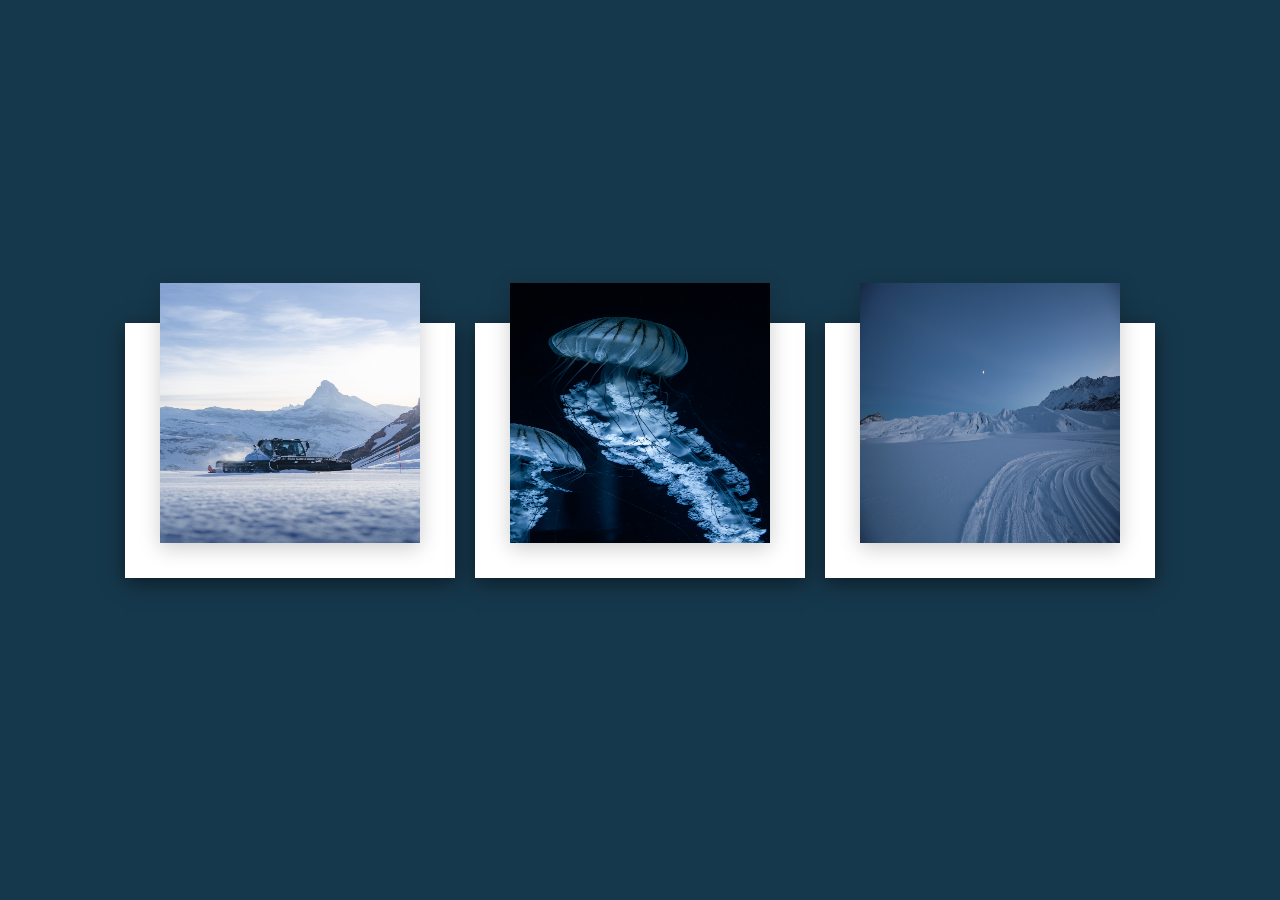
<file: online tutorials/index.html>
<!DOCTYPE html>
<html>

<head>
  <title>Card Hover Exercise</title>
  <link rel="stylesheet" href="style.css" />
</head>

<body>
  <div class="container">
    <div class="card">
      <div class="imgBx">
        <img height="260px" width="300px" src="foto1.jpg" />
      </div>
      <div class="content">
        <h2>Card One</h2>
        <p>
          Voluptate est cupidatat laboris nostrud duis commodo sunt voluptate commodo id proident. Lorem non aliqua non est velit nisi et laborum commodo.
        </p>
      </div>
    </div>

    <div class="card">
      <div class="imgBx">
        <img height="260px" width="300px" src="foto2.jpg" />
      </div>
      <div class="content">
        <h2>Card Two</h2>
        <p>
          Voluptate est cupidatat laboris nostrud duis commodo sunt voluptate commodo id proident. Lorem non aliqua non est velit nisi et laborum commodo.
        </p>
      </div>
    </div>

    <div class="card">
      <div class="imgBx">
        <img height="260px" width="300px" src="foto3.jpg" />
      </div>
      <div class="content">
        <h2>Card Three</h2>
        <p>
          Voluptate est cupidatat laboris nostrud duis commodo sunt voluptate commodo id proident. Lorem non aliqua non est velit nisi et laborum commodo.
        </p>
      </div>
    </div>
  </div>
</body>

</html>
</file>
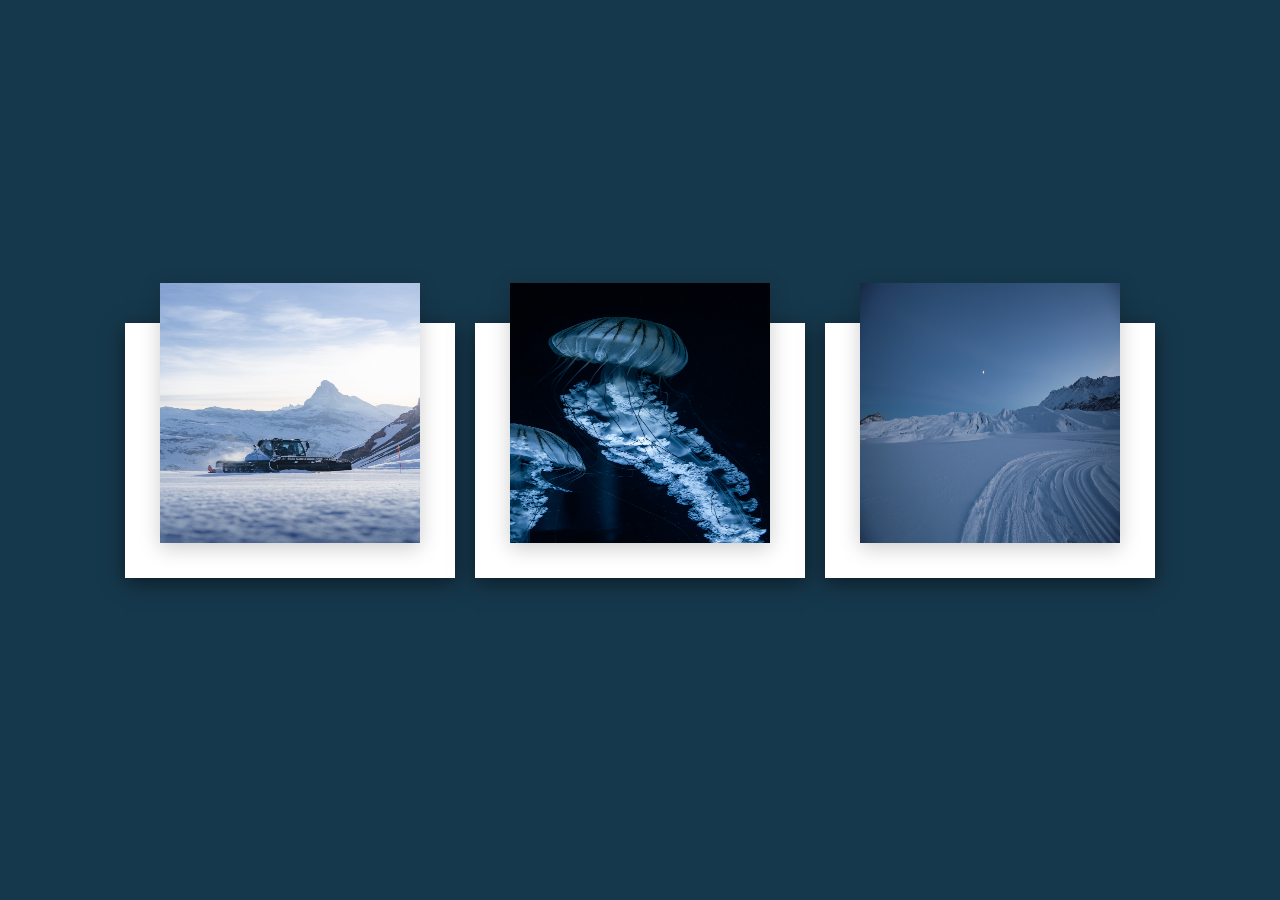
<file: online tutorials/card_hover.html>
<!DOCTYPE html>
<html>

<head>
  <title>Card Hover Exercise</title>
  <link rel="stylesheet" href="style.css" />
</head>

<body>
  <div class="container">
    <div class="card">
      <div class="imgBx">
        <img height="260px" width="300px" src="foto1.jpg" />
      </div>
      <div class="content">
        <h2>Card One</h2>
        <p>
          Voluptate est cupidatat laboris nostrud duis commodo sunt voluptate commodo id proident. Lorem non aliqua non est velit nisi et laborum commodo.
        </p>
      </div>
    </div>

    <div class="card">
      <div class="imgBx">
        <img height="260px" width="300px" src="foto2.jpg" />
      </div>
      <div class="content">
        <h2>Card Two</h2>
        <p>
          Voluptate est cupidatat laboris nostrud duis commodo sunt voluptate commodo id proident. Lorem non aliqua non est velit nisi et laborum commodo.
        </p>
      </div>
    </div>

    <div class="card">
      <div class="imgBx">
        <img height="260px" width="300px" src="foto3.jpg" />
      </div>
      <div class="content">
        <h2>Card Three</h2>
        <p>
          Voluptate est cupidatat laboris nostrud duis commodo sunt voluptate commodo id proident. Lorem non aliqua non est velit nisi et laborum commodo.
        </p>
      </div>
    </div>
  </div>
</body>

</html>
</file>
<file: online tutorials/style.css>
@import url("https://fonts.googleapis.com/css2?family=Poppins:wght@300;400;500;600;700;800;900&display=swap");

* {
  margin: 0;
  padding: 0;
  font-family: "Poppins", sans-serif;
}

body {
  display: flex;
  justify-content: center;
  align-items: center;
  background-color: #16384c;
  height: 100vh;
}

.container {
  position: relative;
  width: 1100px;
  display: flex;
  justify-content: center;
  align-items: center;
  flex-wrap: wrap;
  padding: 30px;
}

.container .card {
  position: relative;
  max-width: 300px;
  height: 215px;
  background: #fff;
  margin: 30px 10px;
  padding: 20px 15px;
  display: flex;
  flex-direction: column;
  box-shadow: 0 5px 20px rgba(0, 0, 0, 0.5);
  transition: 0.3s ease-in-out;
  cursor: pointer;
}

.container .card:hover {
  height: 420px;
}

.container .card .imgBx {
  position: relative;
  width: 260px;
  height: 260px;
  top: -60px;
  left: 20px;
  z-index: 1;
  box-shadow: 0 5px 20px rgba(0, 0, 0, 0.2);
}

.container .card .imgBx img {
  max-width: 100%;
  border-radius: 4;
}

.container .card .content {
  position: relative;
  margin-top: -140px;
  padding: 10px 15px;
  text-align: center;
  color: #111;
  visibility: hidden;
  opacity: 0;
  transition: 0.3s ease-in-out;
}

.container .card:hover .content {
  visibility: visible;
  opacity: 1;
  margin-top: -40px;
  transition-delay: 0.3s;
}
</file>
